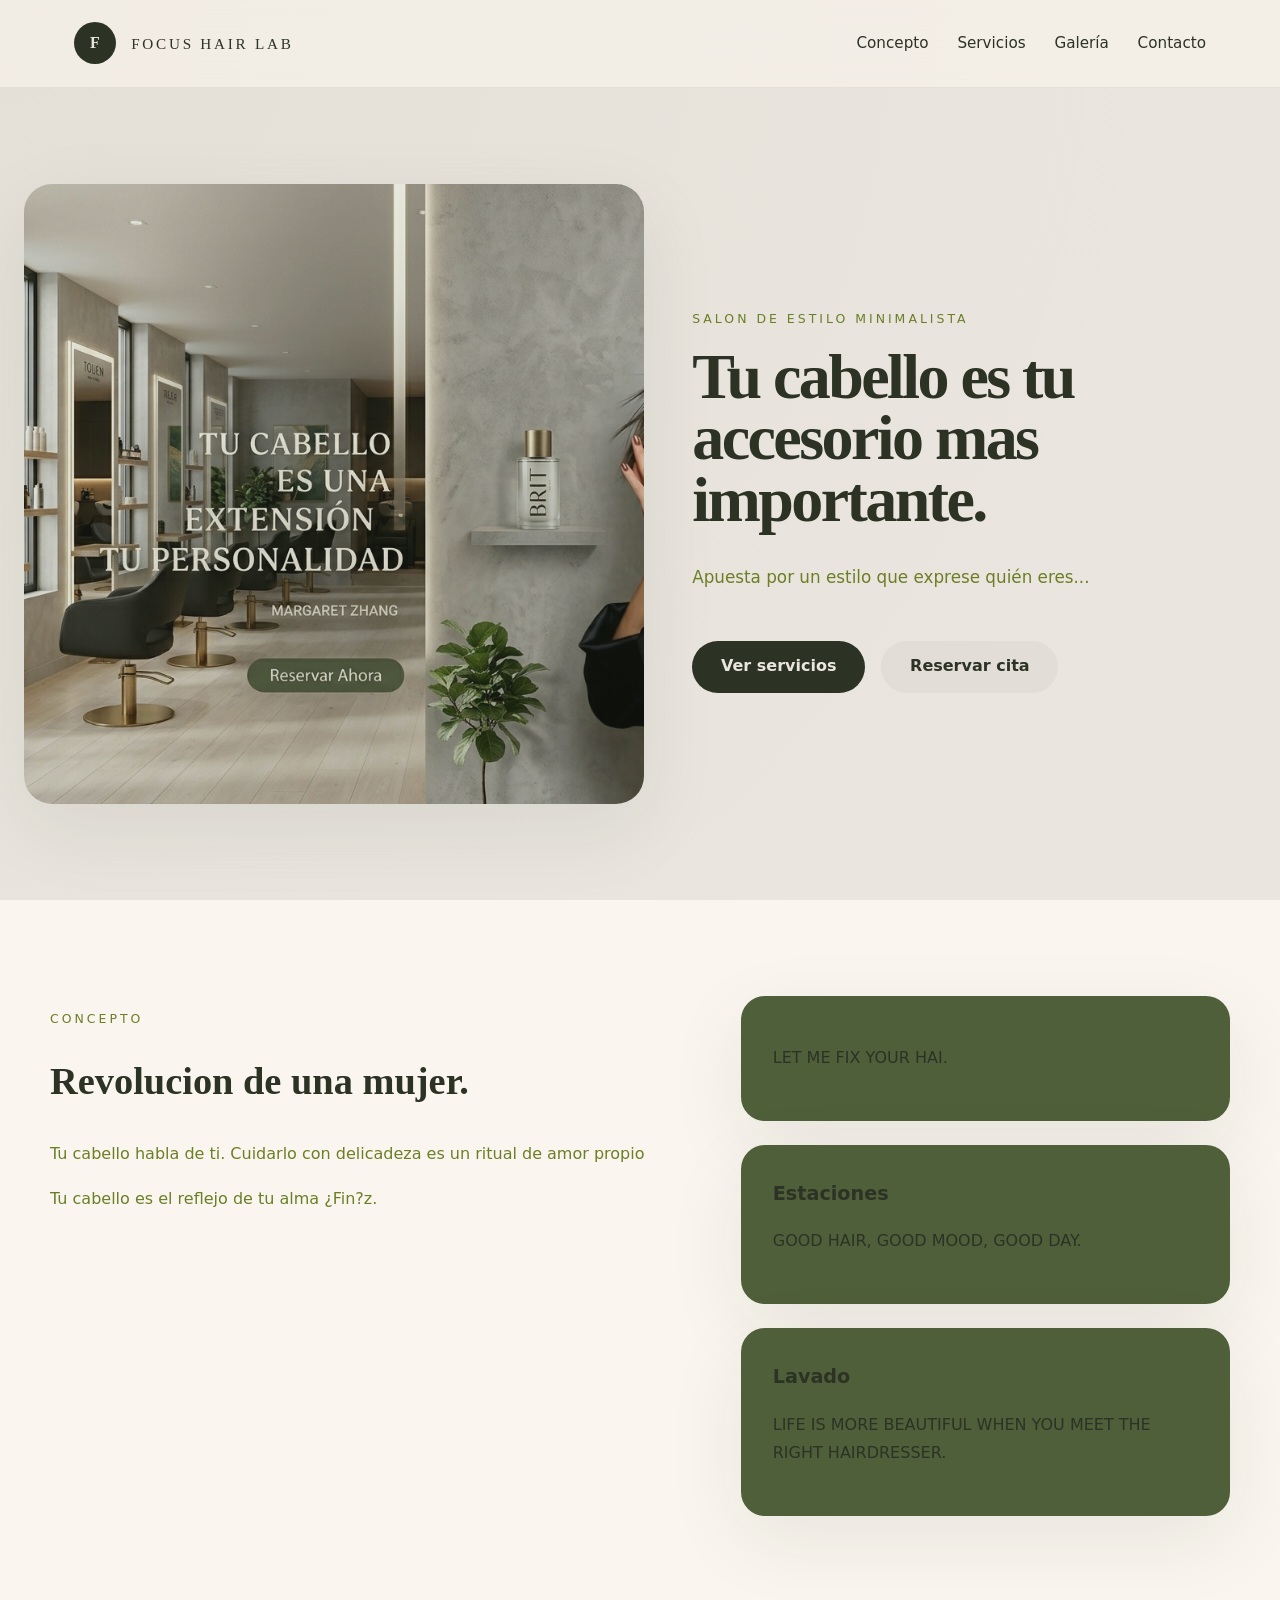
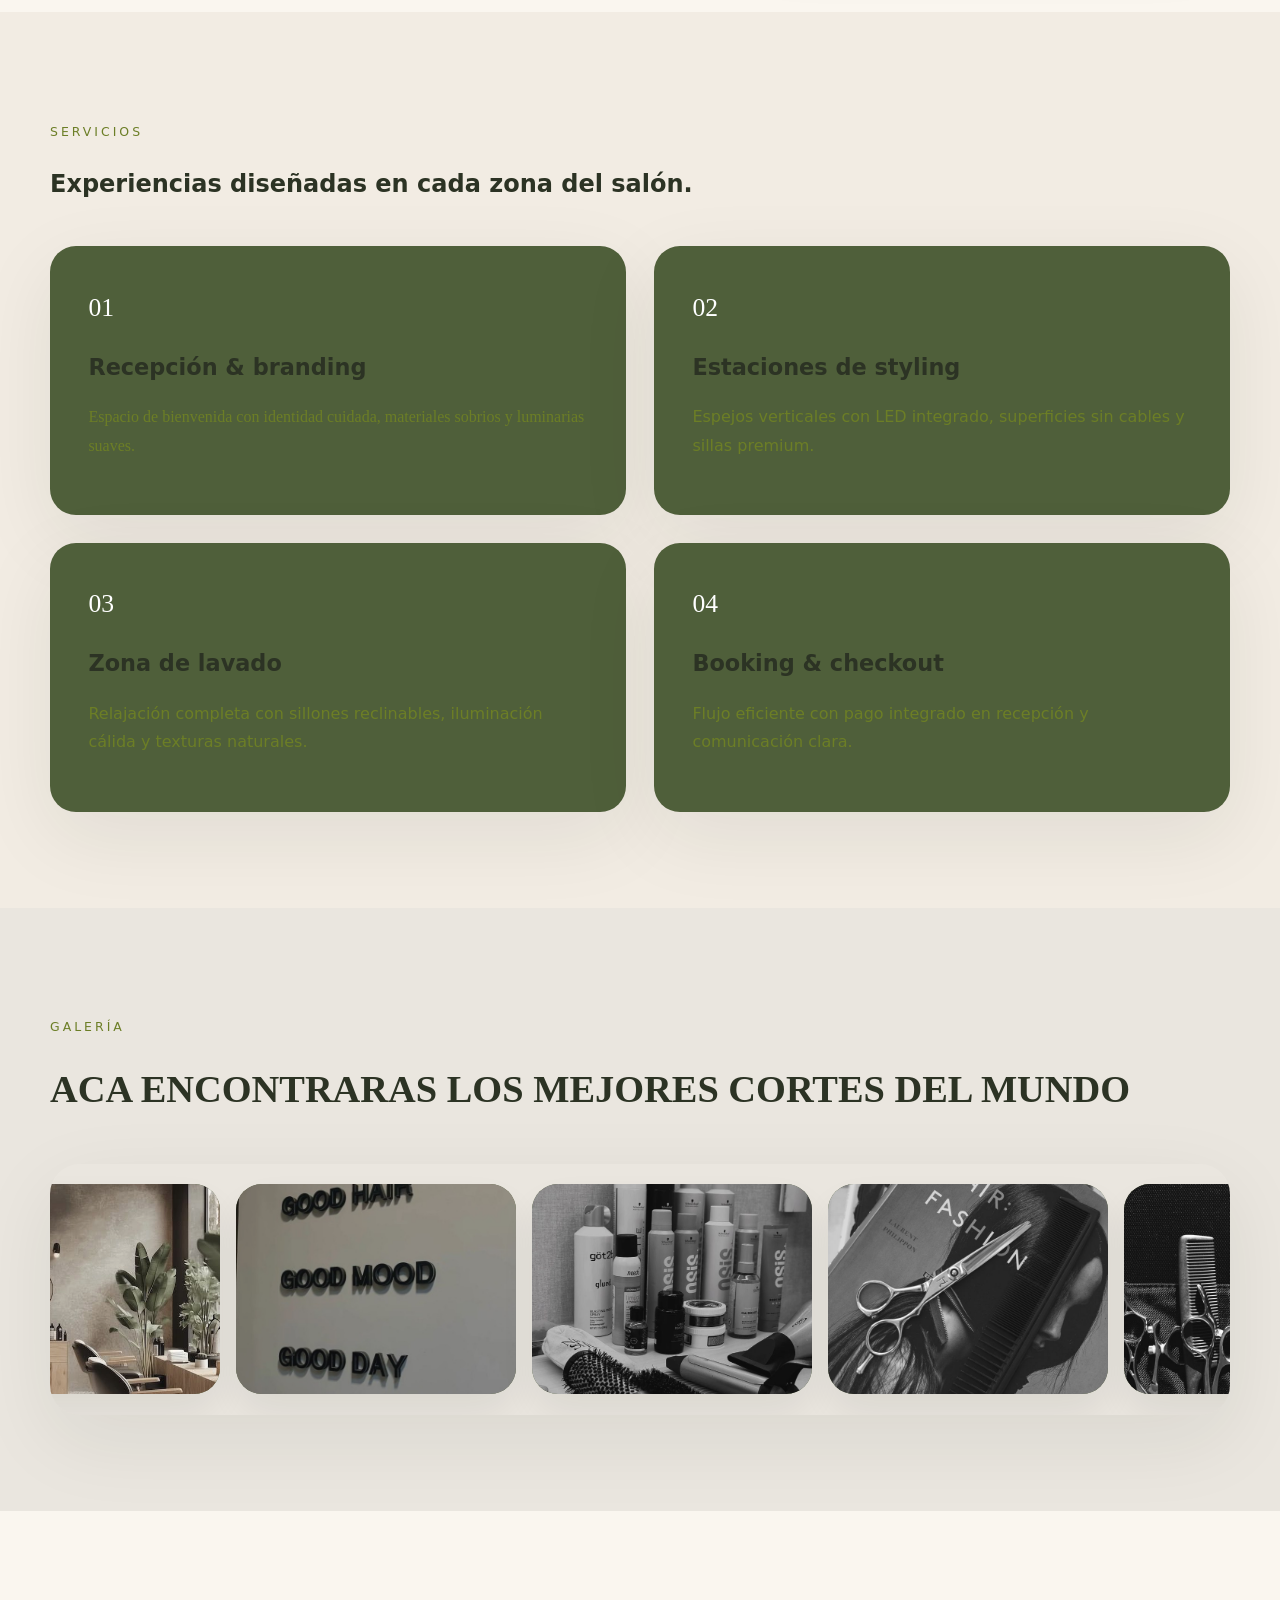
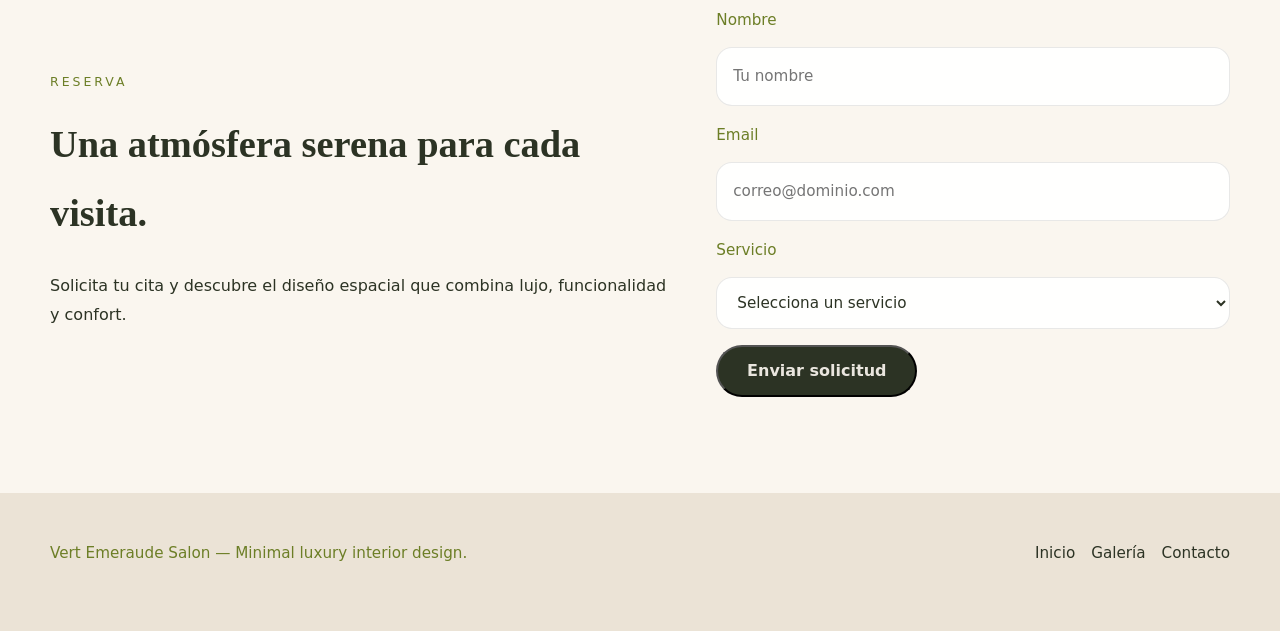
<file: index.html>
<!DOCTYPE html>
<html lang="en">
<head>
    <meta charset="UTF-8">
    <meta name="viewport" content="width=device-width, initial-scale=1.0">
    <title>Focus Hair Lab</title>
    <link rel="preconnect" href="https://fonts.googleapis.com">
    <link rel="preconnect" href="https://fonts.gstatic.com" crossorigin>
    <link href="https://fonts.googleapis.com/css2?family=Great+Vibes&display=swap" rel="stylesheet">
    <link rel="stylesheet" href="style.css">
</head>
<body>
    <div class="progress" aria-hidden="true"><span></span></div>
    <header class="site-header">
        <div class="container header-inner">
            <a href="#hero" class="brand">
                <span class="brand-mark">F</span>
                <span class="brand-text">Focus Hair Lab</span>
            </a>
            <nav class="nav-menu">
                <a href="#about">Concepto</a>
                <a href="#services">Servicios</a>
                <a href="#gallery">Galería</a>
                <a href="#contact">Contacto</a>
            </nav>
        </div>
    </header>

    <main>
        <section id="hero" class="hero section hero-split reveal stagger-group">
            <div class="hero-image" aria-hidden="true"></div>
            <div class="hero-copy">
                <p class="eyebrow stagger-item">Salon de estilo minimalista</p>
                <h1 class="stagger-item">Tu cabello es tu accesorio mas importante.</h1>
                <p class="hero-text stagger-item">Apuesta por un estilo que exprese quién eres...</p>
                <div class="hero-actions stagger-item">
                    <a href="#services" class="button button-primary">Ver servicios</a>
                    <a href="#contact" class="button button-secondary">Reservar cita</a>
                </div>
            </div>
        </section>

        <section id="about" class="section section-light reveal">
            <div class="container grid about-grid">
                <div class="about-copy">
                    <p class="section-label">Concepto</p>
                    <h2> Revolucion de una mujer.</h2>
                    <p>Tu cabello habla de ti. Cuidarlo con delicadeza es un ritual de amor propio</p>
                    <p>Tu cabello es el reflejo de tu alma ¿Fin?z.</p>
                </div>
                <div class="about-cards stagger-group">
                    <article class="info-card stagger-item">
                        <h3></h3>
                        <p>LET ME FIX YOUR HAI.</p>
                    </article>
                    <article class="info-card stagger-item">
                        <h3>Estaciones</h3>
                        <p>GOOD HAIR, GOOD MOOD, GOOD DAY.</p>
                    </article>
                    <article class="info-card stagger-item">
                        <h3>Lavado</h3>
                        <p>LIFE IS MORE BEAUTIFUL WHEN YOU MEET THE RIGHT HAIRDRESSER.</p>
                    </article>
                </div>
            </div>
        </section>

        <section id="services" class="section section-dark reveal">
            <div class="container">
                <p class="section-label">Servicios</p>
                <h2>Experiencias diseñadas en cada zona del salón.</h2>
                <div class="services-grid stagger-group">
                    <article class="service-card stagger-item">
                        <span style="color: rgb(255, 255, 255);">01</span>
                        <h3>Recepción & branding</h3>
                        <p style="font-family: cursive;">Espacio de bienvenida con identidad cuidada, materiales sobrios y luminarias suaves.</p>
                    </article>
                    <article class="service-card stagger-item">
                        <span style="color: rgb(254, 255, 255);">02</span>
                        <h3>Estaciones de styling</h3>
                        <p>Espejos verticales con LED integrado, superficies sin cables y sillas premium.</p>
                    </article>
                    <article class="service-card stagger-item">
                        <span style="color: rgb(255, 255, 255);">03</span>
                        <h3>Zona de lavado</h3>
                        <p>Relajación completa con sillones reclinables, iluminación cálida y texturas naturales.</p>
                    </article>
                    <article class="service-card stagger-item">
                        <span style="color: rgb(255, 255, 255);">04</span>
                        <h3>Booking & checkout</h3>
                        <p>Flujo eficiente con pago integrado en recepción y comunicación clara.</p>
                    </article>
                </div>
            </div>
        </section>

        <section id="gallery" class="section reveal">
            <div class="container">
                <div class="section-heading">
                    <p class="section-label">Galería</p>
                    <h2>ACA ENCONTRARAS LOS MEJORES CORTES DEL MUNDO</h2>
                </div>
                <div class="carousel horizontal-carousel reveal">
                    <div class="carousel-track-wrapper">
                        <div class="carousel-track">
                            <article class="carousel-slide stagger-item"><img loading="lazy" src="imagenes/DXD.png" alt="Interior de salón elegante" /></article>
                            <article class="carousel-slide stagger-item"><img loading="lazy" src="imagenes/ADA.png" alt="Estación de peinado moderna" /></article>
                            <article class="carousel-slide stagger-item"><img loading="lazy" src="imagenes/EJE.png" alt="Detalle de mobiliario minimalista" /></article>
                            <article class="carousel-slide stagger-item"><img loading="lazy" src="imagenes/imag.png" alt="Zona de lavado refinada" /></article>
                            <article class="carousel-slide stagger-item"><img loading="lazy" src="imagenes/2.png" alt="Texturas suaves y plantas" /></article>
                            <article class="carousel-slide stagger-item"><img loading="lazy" src="imagenes/3.png" alt="Madera natural y metal negro" /></article>
                            <article class="carousel-slide stagger-item"><img loading="lazy" src="imagenes/4.png" alt="Acentos de lujo discretos" /></article>
                            <article class="carousel-slide stagger-item"><img loading="lazy" src="imagenes/5.png" alt="Iluminación ambiental cálida" /></article>
                        </div>
                    </div>
                </div>
            </div>
        </section>

        <section id="contact" class="section section-light reveal">
            <div class="container contact-grid">
                <div>
                    <p class="section-label">Reserva</p>
                    <h2>Una atmósfera serena para cada visita.</h2>
                    <p>Solicita tu cita y descubre el diseño espacial que combina lujo, funcionalidad y confort.</p>
                </div>
                <form class="contact-form" action="#" method="post">
                    <label>
                        Nombre
                        <input type="text" name="name" placeholder="Tu nombre" required>
                    </label>
                    <label>
                        Email
                        <input type="email" name="email" placeholder="correo@dominio.com" required>
                    </label>
                    <label>
                        Servicio
                        <select name="service" required>
                            <option value="">Selecciona un servicio</option>
                            <option>Styling</option>
                            <option>Lavado premium</option>
                            <option>Color & tratamiento</option>
                        </select>
                    </label>
                    <button type="submit" class="button button-primary">Enviar solicitud</button>
                </form>
            </div>
        </section>
    </main>

    <footer class="site-footer">
        <div class="container footer-inner">
            <p>Vert Emeraude Salon — Minimal luxury interior design.</p>
            <div class="footer-links">
                <a href="#hero">Inicio</a>
                <a href="#gallery">Galería</a>
                <a href="#contact">Contacto</a>
            </div>
        </div>
    </footer>

    <script src="Funciones.js" defer></script>
</body>
</html>
</file>
<file: style.css>
:root {
    color-scheme: light;
    --bg: #EAE6DF;
    --bg-soft: #F4F1EC;
    --surface: #4f5f3a;
    --text: #2C3324;
    --muted: #6c7e26;
    --accent: #202517;
    --accent-soft: #A8B89F;
    --emerald: #6C8B6D;
    --shadow: 0 24px 80px rgba(31, 34, 31, 0.08);
    --motion: cubic-bezier(0.22, 1, 0.36, 1);
    --radius: 28px;
    --transition: 0.85s var(--motion);
}

* {
    box-sizing: border-box;
}

span
{
    font-family: cursive;
}

.h2
{
    font-family: emerald, serif;
    margin: 0 0 1.5rem;
}

html {
    scroll-behavior: smooth;
}

body {
    margin: 0;
    min-height: 100vh;
    background: radial-gradient(circle at top left, rgba(206, 200, 186, 0.22), transparent 30%), var(--bg);
    color: var(--text);
    font-family: "Inter", system-ui, sans-serif;
    line-height: 1.8;
}

img {
    max-width: 100%;
    display: block;
}

button,
input,
select {
    font: inherit;
}

button {
    cursor: pointer;
}

.progress {
    position: fixed;
    inset: 0 0 auto 0;
    height: 4px;
    width: 100%;
    background: transparent;
    z-index: 99;
}

.progress span {
    display: block;
    height: 100%;
    width: 0;
    background: linear-gradient(90deg, var(--accent), var(--text));
    transition: width 0.2s ease;
}

.site-header {
    position: sticky;
    top: 0;
    z-index: 50;
    backdrop-filter: blur(18px);
    background: rgba(246, 241, 233, 0.75);
    border-bottom: 1px solid rgba(31, 34, 31, 0.06);
    transition: background 0.3s ease, box-shadow 0.3s ease;
}

.site-header.scrolled {
    background: rgba(246, 241, 233, 0.94);
    box-shadow: 0 18px 50px rgba(31, 34, 31, 0.08);
}

.header-inner {
    display: flex;
    align-items: center;
    justify-content: space-between;
    gap: 2rem;
    padding: 1.4rem 1.5rem;
    max-width: 1240px;
    margin: 0 auto;
}

.brand {
    display: inline-flex;
    align-items: center;
    gap: 0.95rem;
    text-decoration: none;
    color: var(--text);
}

.brand-mark {
    width: 42px;
    height: 42px;
    display: grid;
    place-items: center;
    border-radius: 50%;
    background: var(--text);
    color: var(--bg);
    font-weight: 700;
    letter-spacing: 0.02em;
}

.brand-text {
    font-size: 0.95rem;
    letter-spacing: 0.18em;
    text-transform: uppercase;
}

.nav-menu {
    display: flex;
    align-items: center;
    gap: 1.8rem;
}

.nav-menu a {
    position: relative;
    text-decoration: none;
    color: var(--text);
    font-size: 0.95rem;
    transition: color var(--transition);
}

.nav-menu a:hover {
    color: var(--accent);
}

.section {
    padding: 6rem 1.5rem;
}

.section-light {
    background: #faf6ef;
}

.section-dark {
    background: #f2ece3;
}

.container {
    width: min(1180px, calc(100% - 3rem));
    margin: 0 auto;
}

.hero {
    min-height: calc(100vh - 90px);
    display: grid;
    grid-template-columns: minmax(320px, 1.1fr) 1fr;
    align-items: center;
    gap: 3rem;
}

.hero-image {
    min-height: 620px;
    border-radius: var(--radius);
    background: linear-gradient(180deg, rgba(79,91,58,0.12), rgba(79,91,58,0.14)), url('imagenes/8.png');
    background-size: cover;
    background-position: center;
    box-shadow: var(--shadow);
    position: relative;
    overflow: hidden;
}

.hero-image::after {
    content: '';
    position: absolute;
    inset: 0;
    background: linear-gradient(180deg, rgba(246,241,233,0.06) 0%, rgba(31,34,31,0.08) 100%);
}

.hero-copy {
    max-width: 580px;
}

.title
{
    font-family: 'Great Vibes', cursive;
    font-size: clamp(2.4rem, 5vw, 4.5rem);
    color: var(--accent);
    margin: 0 0 0.5rem;
}

.eyebrow,
.section-label {
    text-transform: uppercase;
    letter-spacing: 0.24em;
    font-size: 0.78rem;
    color: var(--muted);
    margin-bottom: 1rem;
}

.hero h1 {
    margin: 0;
    font-family: 'Cormorant Garamond', serif;
    font-size: clamp(3rem, 5vw, 5rem);
    line-height: 0.96;
    letter-spacing: -0.04em;
}

.hero-text {
    margin: 2rem 0 3rem;
    max-width: 44rem;
    color: var(--muted);
    font-size: 1.05rem;
}

.hero-actions {
    display: flex;
    flex-wrap: wrap;
    gap: 1rem;
}

.button {
    display: inline-flex;
    align-items: center;
    justify-content: center;
    min-height: 52px;
    padding: 0 1.8rem;
    border-radius: 999px;
    text-decoration: none;
    font-weight: 600;
    transition: transform var(--transition), opacity var(--transition), background var(--transition), color var(--transition);
}

.button:hover {
    transform: translateY(-4px) scale(1.03);
    opacity: 0.96;
    box-shadow: 0 18px 40px rgba(79, 91, 58, 0.12);
}

.button-primary {
    background: var(--text);
    color: var(--bg);
}

.button-secondary {
    background: rgba(31,34,31,0.04);
    color: var(--text);
}

.about-grid,
.contact-grid {
    display: grid;
    gap: 2.4rem;
}

.about-grid {
    grid-template-columns: 1.2fr 0.9fr;
}

.about-copy h2,
.section-heading h2,
.contact-grid h2 {
    font-family: 'Cormorant Garamond', serif;
    font-size: clamp(2.1rem, 3vw, 3.4rem);
    margin: 0 0 1.5rem;
}

.about-copy p,
.service-card p,
.contact-form label,
.footer-inner p {
    color: var(--muted);
}

.about-cards {
    display: grid;
    gap: 1.5rem;
}

.info-card {
    padding: 2rem;
    border-radius: 24px;
    background: var(--surface);
    box-shadow: var(--shadow);
}

.info-card h3 {
    margin-top: 0;
    margin-bottom: 0.9rem;
    font-size: 1.2rem;
}

.services-grid {
    display: grid;
    grid-template-columns: repeat(2, minmax(0, 1fr));
    gap: 1.75rem;
    margin-top: 2.5rem;
}

.service-card {
    padding: 2.4rem;
    background: var(--surface);
    border-radius: 26px;
    box-shadow: var(--shadow);
    transition: transform var(--transition), box-shadow var(--transition);
}

.service-card:hover {
    transform: translateY(-6px);
    box-shadow: 0 28px 60px rgba(31, 34, 31, 0.12);
}

.service-card span {
    display: inline-block;
    font-family: 'Cormorant Garamond', serif;
    font-size: 1.6rem;
    color: var(--accent);
    margin-bottom: 1rem;
}

.service-card h3 {
    margin: 0 0 1rem;
    font-size: 1.4rem;
}

.carousel {
    position: relative;
    margin-top: 2.5rem;
}

.carousel-track-wrapper {
    overflow: hidden;
    border-radius: 30px;
    box-shadow: var(--shadow);
    touch-action: pan-y;
    cursor: grab;
}

.carousel-track-wrapper.dragging {
    cursor: grabbing;
}

.carousel-track {
    display: flex;
    gap: 1rem;
    transition: none;
    padding: 1.25rem 0.5rem 1.35rem;
    will-change: transform;
}

.carousel-slide {
    min-width: 280px;
    flex: 0 0 280px;
    height: 210px;
    border-radius: 26px;
    overflow: hidden;
    background: var(--surface);
    position: relative;
    opacity: 0.95;
    transform: translateY(0);
    transition: transform 0.9s var(--motion), box-shadow 0.9s var(--motion), filter 0.9s var(--motion);
    box-shadow: 0 18px 42px rgba(31, 34, 31, 0.08);
}

.carousel-slide:hover {
    transform: translateY(-3px) scale(1.03);
}

.carousel-slide img {
    width: 100%;
    height: 100%;
    object-fit: cover;
    display: block;
    transition: transform 1.1s var(--motion), filter 1.1s var(--motion);
}

.carousel-slide:hover img {
    transform: scale(1.04);
    filter: brightness(1.05);
}

.carousel-nav {
    position: absolute;
    top: 50%;
    transform: translateY(-50%);
    width: 52px;
    height: 52px;
    border: none;
    border-radius: 50%;
    background: rgba(251, 248, 244, 0.92);
    box-shadow: 0 18px 40px rgba(31, 34, 31, 0.1);
    color: var(--text);
    font-size: 1.3rem;
    cursor: pointer;
    transition: transform 0.4s var(--motion), background 0.4s var(--motion), box-shadow 0.4s var(--motion);
}

.carousel-nav:hover {
    transform: translateY(-50%) scale(1.05);
    background: rgba(251, 248, 244, 1);
}

.carousel-prev {
    left: 0.8rem;
}

.carousel-next {
    right: 0.8rem;
}

.carousel-dots {
    display: flex;
    justify-content: center;
    gap: 0.5rem;
    margin-top: 1.25rem;
}

.carousel-dot {
    width: 10px;
    height: 10px;
    border-radius: 50%;
    background: rgba(79, 91, 58, 0.28);
    transition: background 0.4s var(--motion), transform 0.4s var(--motion);
}

.carousel-dot.active {
    background: var(--accent);
    transform: scale(1.2);
}

.reveal {
    opacity: 0;
    transform: translateY(28px);
    transition: opacity 1.2s var(--motion), transform 1.2s var(--motion);
}

.stagger-group .stagger-item {
    opacity: 0;
    transform: translateY(24px);
    transition: opacity 1.2s var(--motion), transform 1.2s var(--motion);
}

.stagger-group.show .stagger-item,
.stagger-item.show {
    opacity: 1;
    transform: translateY(0);
}

.contact-grid {
    grid-template-columns: 1.1fr 0.9fr;
    align-items: center;
}

.contact-form {
    display: grid;
    gap: 1rem;
}

.contact-form label {
    display: grid;
    gap: 0.75rem;
    font-size: 0.95rem;
}

.contact-form input,
.contact-form select {
    width: 100%;
    min-height: 52px;
    padding: 0.95rem 1rem;
    border: 1px solid rgba(31, 34, 31, 0.1);
    border-radius: 16px;
    background: rgba(255, 255, 255, 0.92);
    color: var(--text);
}

.contact-form button {
    width: fit-content;
}

.site-footer {
    padding: 2rem 1.5rem 3rem;
    background: #ebe3d6;
}

.footer-inner {
    display: flex;
    justify-content: space-between;
    align-items: center;
    gap: 1rem;
    width: min(1180px, calc(100% - 3rem));
    margin: 0 auto;
    font-size: 0.95rem;
    color: var(--muted);
}

.footer-links {
    display: flex;
    gap: 1rem;
}

.footer-links a {
    color: var(--text);
    text-decoration: none;
}

.reveal {
    opacity: 0;
    transform: translateY(28px);
    transition: opacity 1.2s var(--motion), transform 1.2s var(--motion);
}

.stagger-group .stagger-item {
    opacity: 0;
    transform: translateY(24px);
    transition: opacity 1.2s var(--motion), transform 1.2s var(--motion);
}

.stagger-group.show .stagger-item,
.stagger-item.show {
    opacity: 1;
    transform: translateY(0);
}

.reveal.show {
    opacity: 1;
    transform: translateY(0);
}

@media (max-width: 980px) {
    .hero {
        grid-template-columns: 1fr;
    }

    .hero-image {
        min-height: 520px;
    }

    .about-grid,
    .contact-grid,
    .services-grid,
    .gallery-grid {
        grid-template-columns: 1fr;
    }

    .header-inner {
        flex-direction: column;
        align-items: flex-start;
    }

    .nav-menu {
        flex-wrap: wrap;
        gap: 1rem;
    }
}

@media (max-width: 680px) {
    .section {
        padding: 4rem 1rem;
    }

    .hero h1 {
        font-size: 2.7rem;
    }

    .hero-actions {
        flex-direction: column;
        align-items: stretch;
    }

    .button {
        width: 100%;
    }

    .carousel-track {
        padding: 1rem 0.5rem 1.5rem;
    }

    .carousel-slide {
        min-width: 92%;
        flex: 0 0 92%;
    }

    .gallery-grid {
        grid-template-columns: repeat(2, minmax(0, 1fr));
    }

    .hero-image {
        min-height: 420px;
    }
}

@media (max-width: 520px) {
    .gallery-grid {
        grid-template-columns: 1fr;
    }
}
</file>
